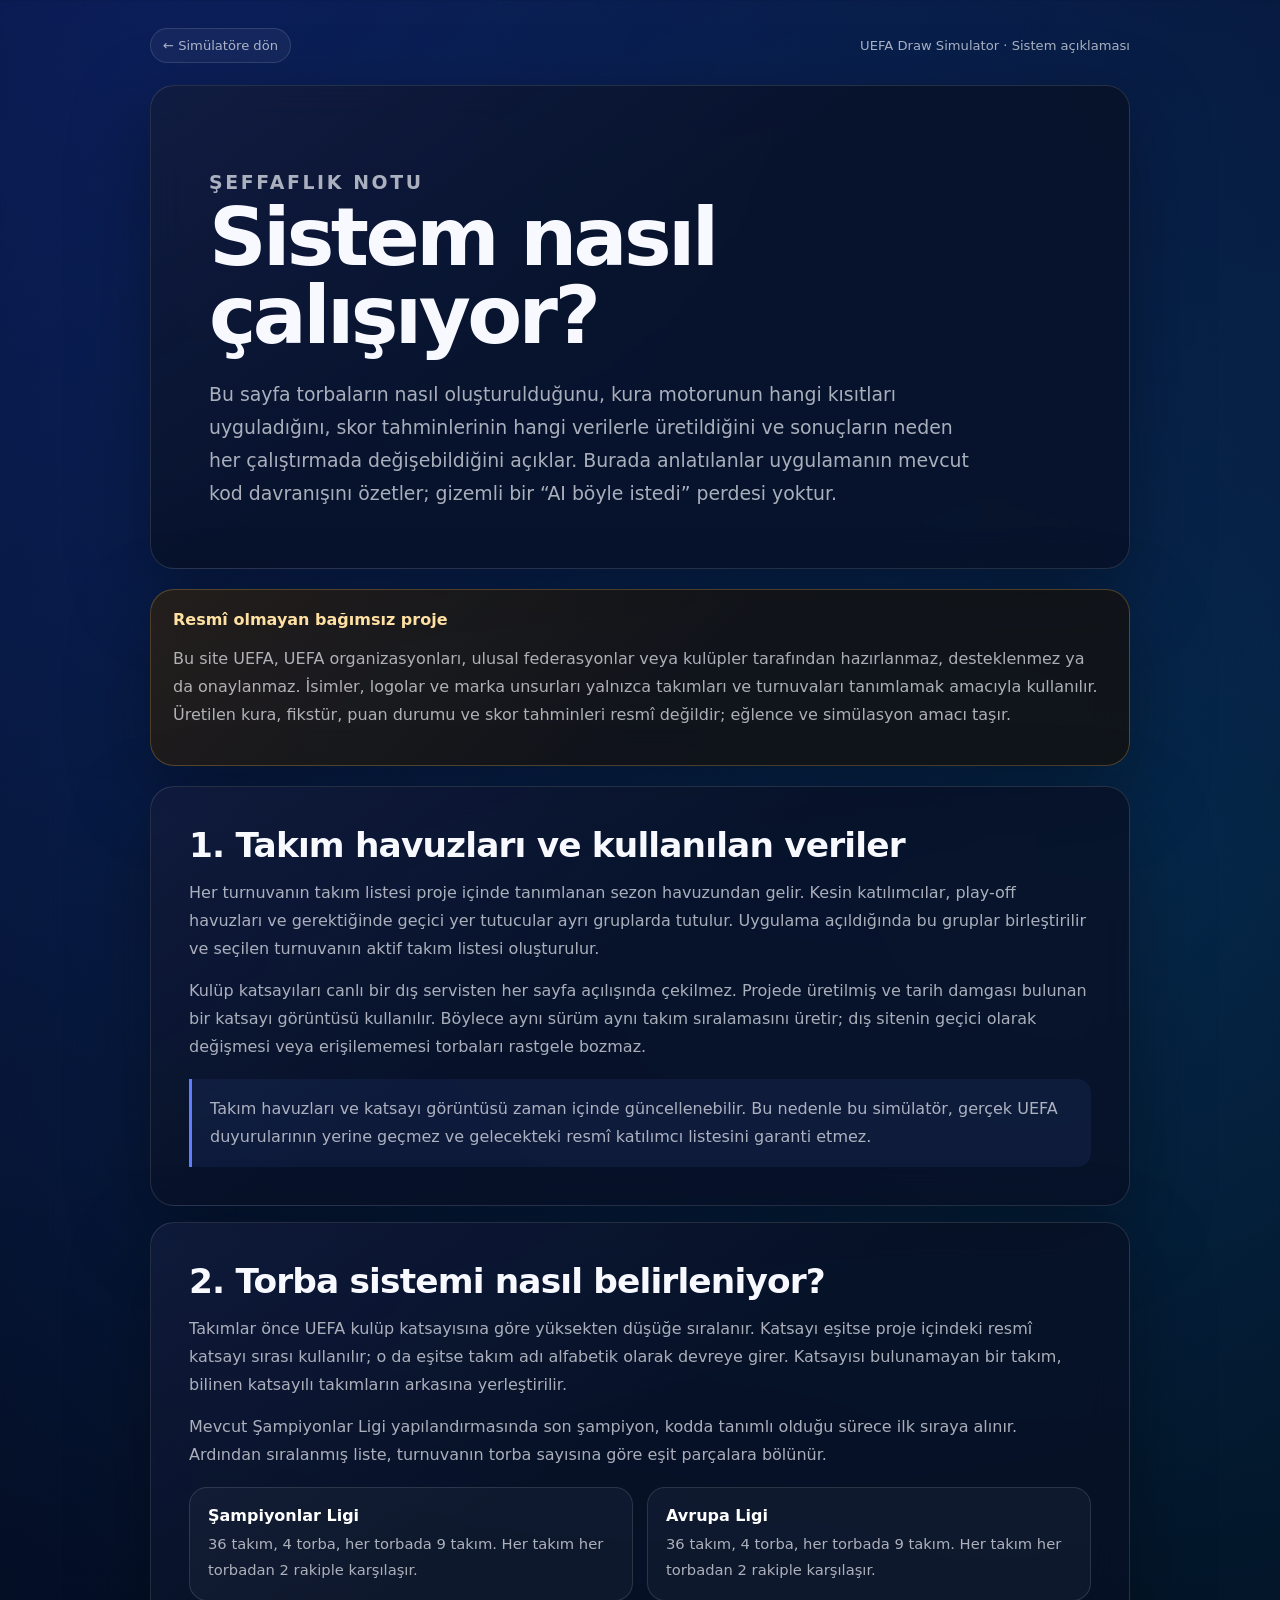
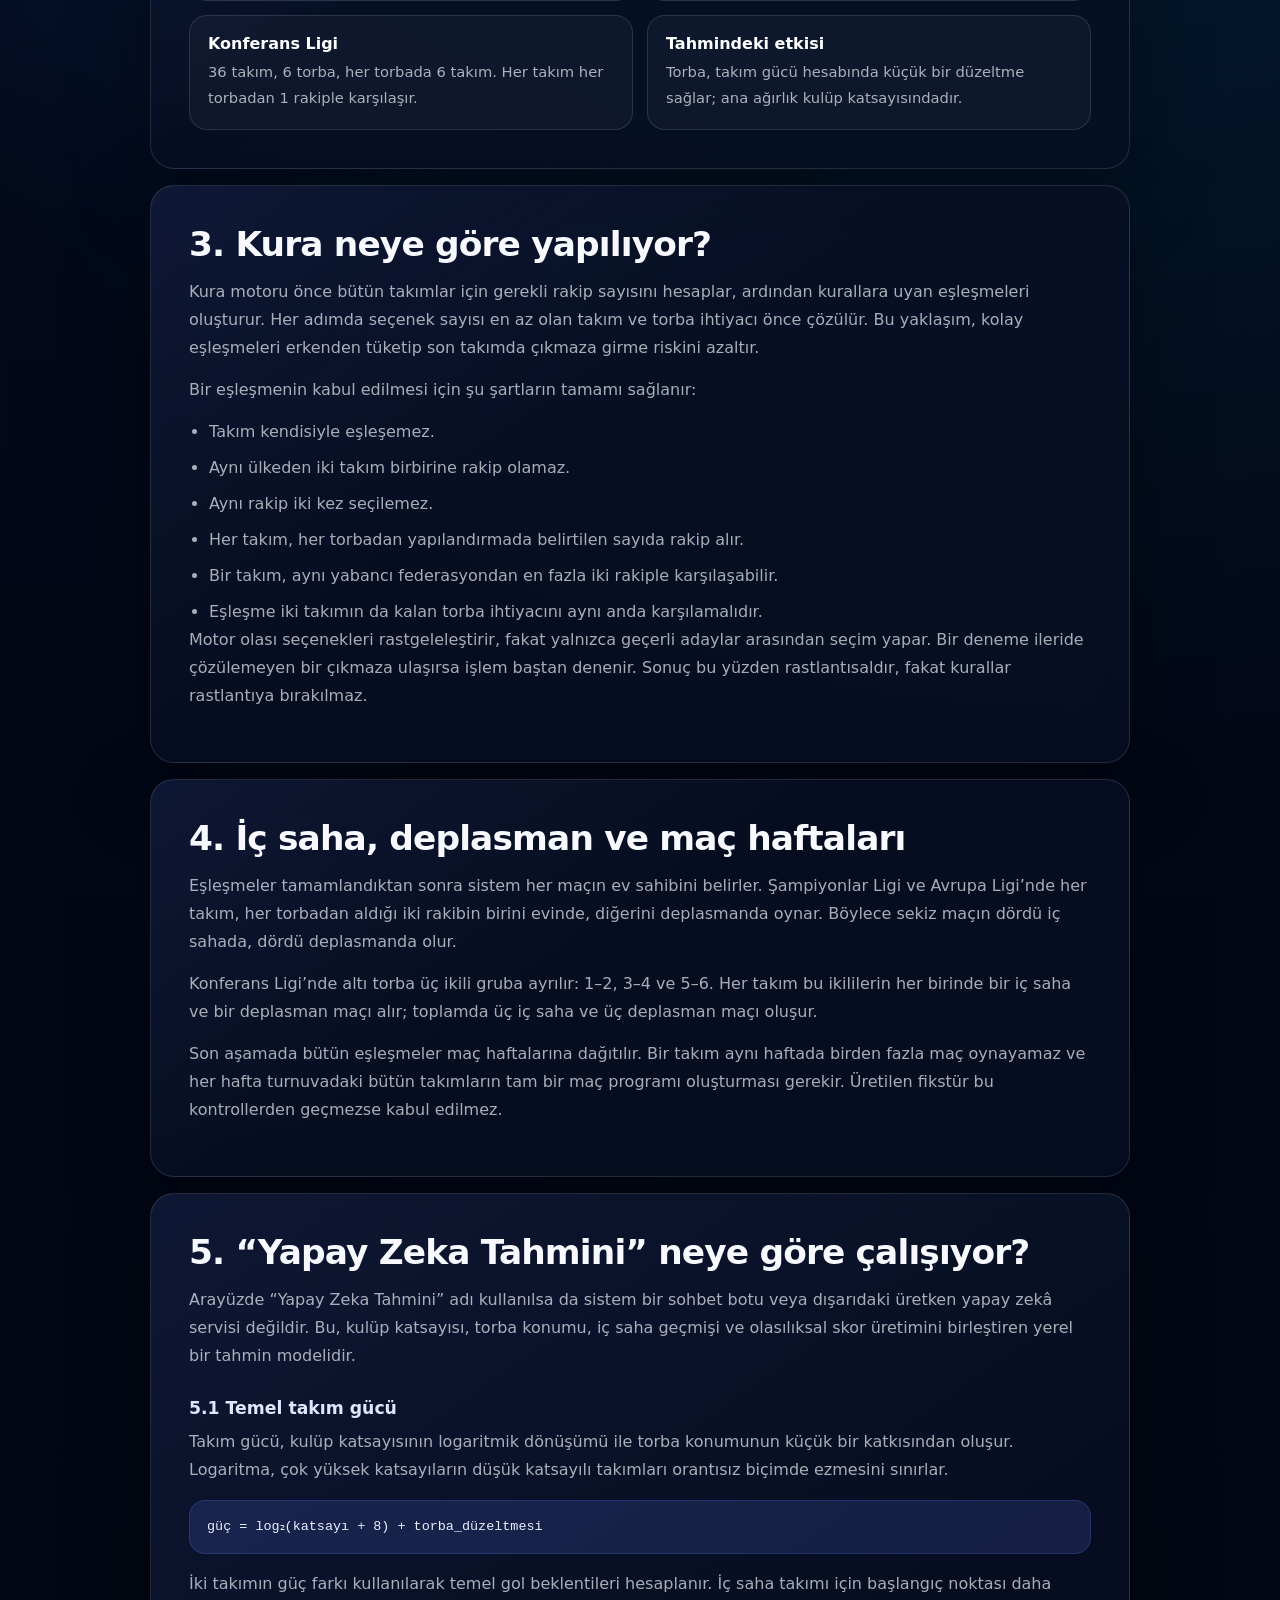
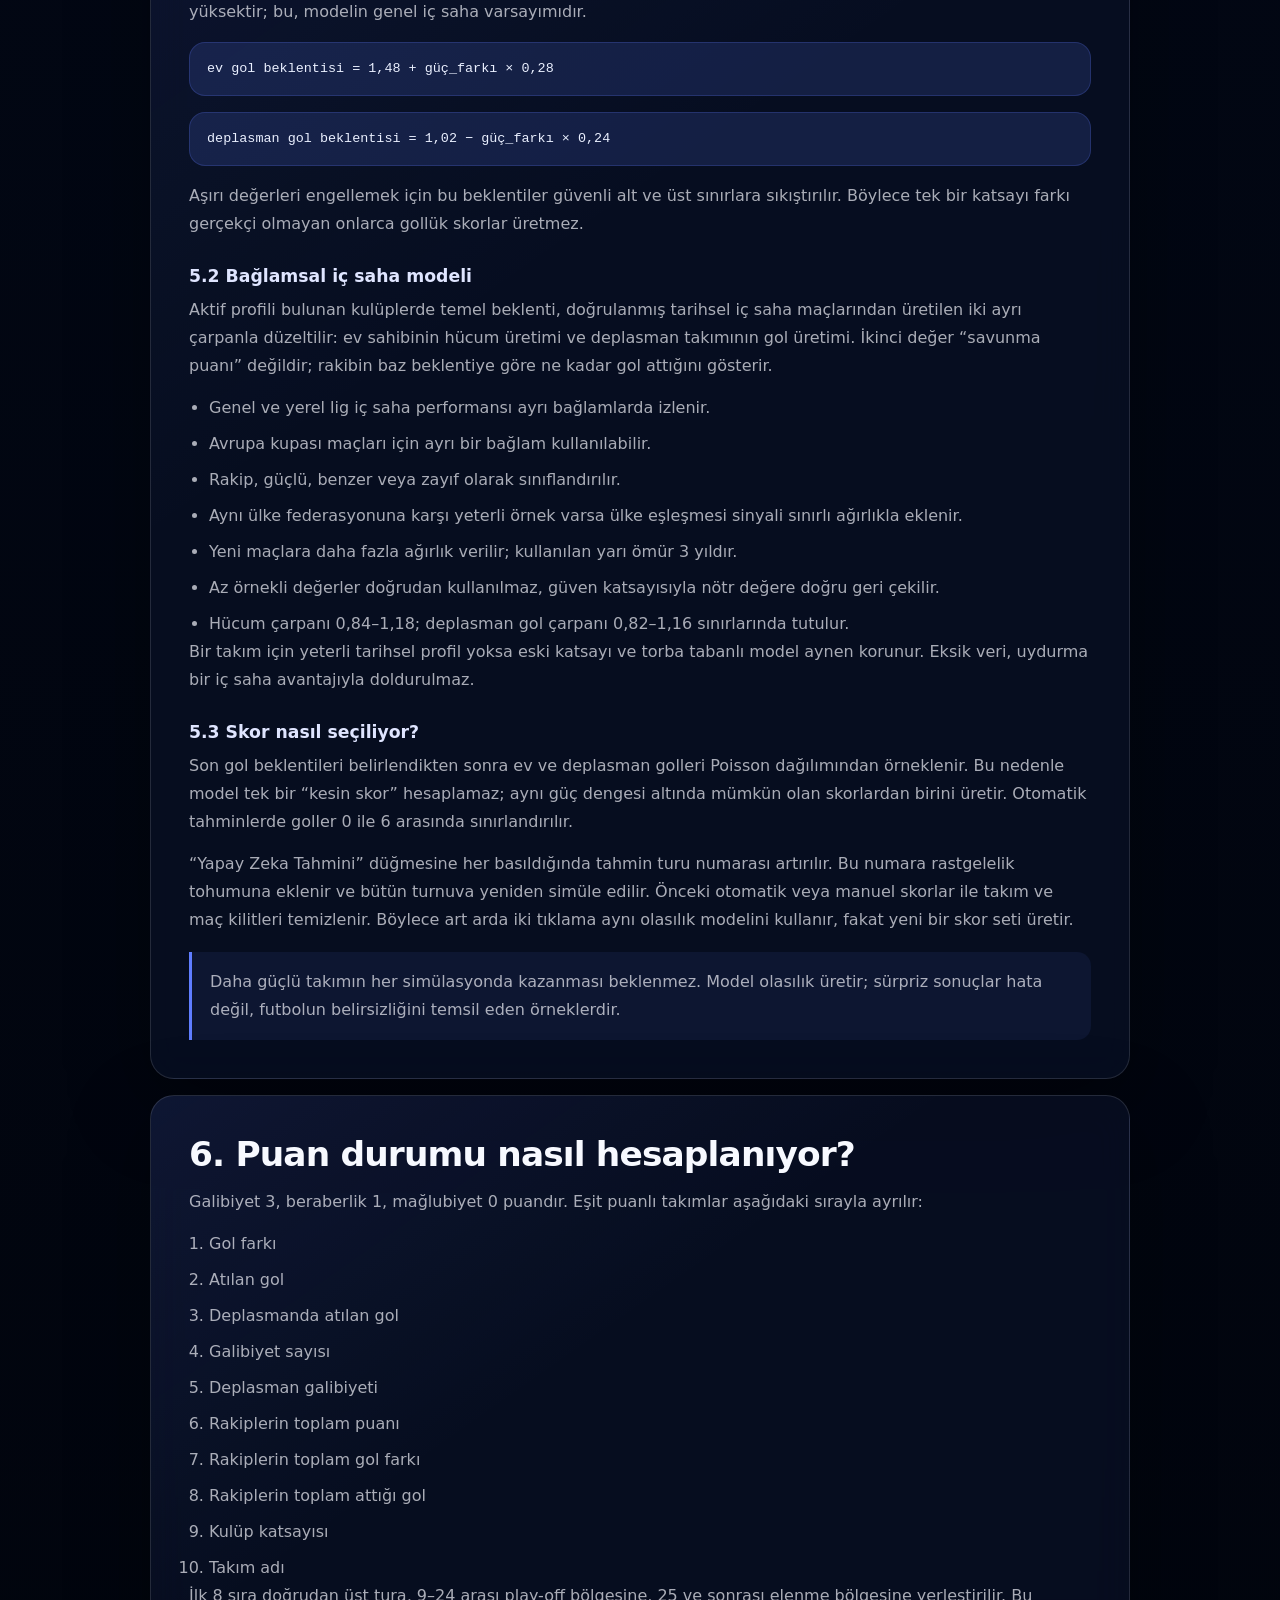
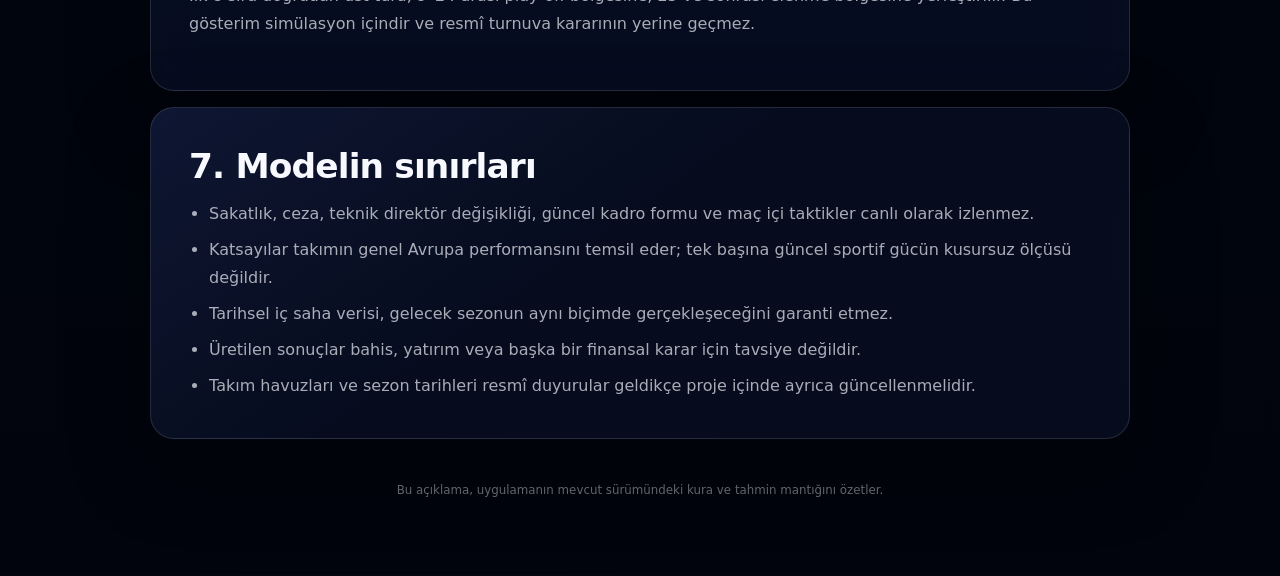
<file: About/index.html>
<!doctype html>
<html lang="tr">
<head>
  <meta charset="utf-8">
  <meta name="viewport" content="width=device-width, initial-scale=1">
  <meta name="theme-color" content="#040b20">
  <meta name="description" content="UEFA Draw Simulator kura, torba ve yapay zeka tahmin sisteminin nasıl çalıştığına dair ayrıntılı açıklama.">
  <title>Sistem Nasıl Çalışıyor? | UEFA Draw Simulator</title>
  <link rel="icon" type="image/png" href="../crests/pools/uefa_logo.png">
  <link rel="stylesheet" href="../about.css">
</head>
<body>
  <main class="about-shell">
    <nav class="about-nav" aria-label="Sayfa navigasyonu">
      <a class="back-link" href="../">← Simülatöre dön</a>
      <span class="about-nav-label">UEFA Draw Simulator · Sistem açıklaması</span>
    </nav>

    <header class="about-hero">
      <p class="about-kicker">Şeffaflık notu</p>
      <h1>Sistem nasıl çalışıyor?</h1>
      <p>
        Bu sayfa torbaların nasıl oluşturulduğunu, kura motorunun hangi kısıtları uyguladığını,
        skor tahminlerinin hangi verilerle üretildiğini ve sonuçların neden her çalıştırmada değişebildiğini açıklar.
        Burada anlatılanlar uygulamanın mevcut kod davranışını özetler; gizemli bir “AI böyle istedi” perdesi yoktur.
      </p>
    </header>

    <aside class="about-disclaimer">
      <strong>Resmî olmayan bağımsız proje</strong>
      <p>
        Bu site UEFA, UEFA organizasyonları, ulusal federasyonlar veya kulüpler tarafından hazırlanmaz,
        desteklenmez ya da onaylanmaz. İsimler, logolar ve marka unsurları yalnızca takımları ve turnuvaları
        tanımlamak amacıyla kullanılır. Üretilen kura, fikstür, puan durumu ve skor tahminleri resmî değildir;
        eğlence ve simülasyon amacı taşır.
      </p>
    </aside>

    <section class="about-section" id="veri">
      <h2>1. Takım havuzları ve kullanılan veriler</h2>
      <p>
        Her turnuvanın takım listesi proje içinde tanımlanan sezon havuzundan gelir. Kesin katılımcılar,
        play-off havuzları ve gerektiğinde geçici yer tutucular ayrı gruplarda tutulur. Uygulama açıldığında bu
        gruplar birleştirilir ve seçilen turnuvanın aktif takım listesi oluşturulur.
      </p>
      <p>
        Kulüp katsayıları canlı bir dış servisten her sayfa açılışında çekilmez. Projede üretilmiş ve tarih damgası
        bulunan bir katsayı görüntüsü kullanılır. Böylece aynı sürüm aynı takım sıralamasını üretir; dış sitenin
        geçici olarak değişmesi veya erişilememesi torbaları rastgele bozmaz.
      </p>
      <div class="about-note">
        <p>
          Takım havuzları ve katsayı görüntüsü zaman içinde güncellenebilir. Bu nedenle bu simülatör, gerçek UEFA
          duyurularının yerine geçmez ve gelecekteki resmî katılımcı listesini garanti etmez.
        </p>
      </div>
    </section>

    <section class="about-section" id="torbalar">
      <h2>2. Torba sistemi nasıl belirleniyor?</h2>
      <p>
        Takımlar önce UEFA kulüp katsayısına göre yüksekten düşüğe sıralanır. Katsayı eşitse proje içindeki resmî
        katsayı sırası kullanılır; o da eşitse takım adı alfabetik olarak devreye girer. Katsayısı bulunamayan bir
        takım, bilinen katsayılı takımların arkasına yerleştirilir.
      </p>
      <p>
        Mevcut Şampiyonlar Ligi yapılandırmasında son şampiyon, kodda tanımlı olduğu sürece ilk sıraya alınır.
        Ardından sıralanmış liste, turnuvanın torba sayısına göre eşit parçalara bölünür.
      </p>

      <div class="about-grid">
        <article class="about-card">
          <strong>Şampiyonlar Ligi</strong>
          <p>36 takım, 4 torba, her torbada 9 takım. Her takım her torbadan 2 rakiple karşılaşır.</p>
        </article>
        <article class="about-card">
          <strong>Avrupa Ligi</strong>
          <p>36 takım, 4 torba, her torbada 9 takım. Her takım her torbadan 2 rakiple karşılaşır.</p>
        </article>
        <article class="about-card">
          <strong>Konferans Ligi</strong>
          <p>36 takım, 6 torba, her torbada 6 takım. Her takım her torbadan 1 rakiple karşılaşır.</p>
        </article>
        <article class="about-card">
          <strong>Tahmindeki etkisi</strong>
          <p>Torba, takım gücü hesabında küçük bir düzeltme sağlar; ana ağırlık kulüp katsayısındadır.</p>
        </article>
      </div>
    </section>

    <section class="about-section" id="kura">
      <h2>3. Kura neye göre yapılıyor?</h2>
      <p>
        Kura motoru önce bütün takımlar için gerekli rakip sayısını hesaplar, ardından kurallara uyan eşleşmeleri
        oluşturur. Her adımda seçenek sayısı en az olan takım ve torba ihtiyacı önce çözülür. Bu yaklaşım, kolay
        eşleşmeleri erkenden tüketip son takımda çıkmaza girme riskini azaltır.
      </p>
      <p>Bir eşleşmenin kabul edilmesi için şu şartların tamamı sağlanır:</p>
      <ul>
        <li>Takım kendisiyle eşleşemez.</li>
        <li>Aynı ülkeden iki takım birbirine rakip olamaz.</li>
        <li>Aynı rakip iki kez seçilemez.</li>
        <li>Her takım, her torbadan yapılandırmada belirtilen sayıda rakip alır.</li>
        <li>Bir takım, aynı yabancı federasyondan en fazla iki rakiple karşılaşabilir.</li>
        <li>Eşleşme iki takımın da kalan torba ihtiyacını aynı anda karşılamalıdır.</li>
      </ul>
      <p>
        Motor olası seçenekleri rastgeleleştirir, fakat yalnızca geçerli adaylar arasından seçim yapar. Bir deneme
        ileride çözülemeyen bir çıkmaza ulaşırsa işlem baştan denenir. Sonuç bu yüzden rastlantısaldır, fakat kurallar
        rastlantıya bırakılmaz.
      </p>
    </section>

    <section class="about-section" id="saha-ve-hafta">
      <h2>4. İç saha, deplasman ve maç haftaları</h2>
      <p>
        Eşleşmeler tamamlandıktan sonra sistem her maçın ev sahibini belirler. Şampiyonlar Ligi ve Avrupa Ligi’nde
        her takım, her torbadan aldığı iki rakibin birini evinde, diğerini deplasmanda oynar. Böylece sekiz maçın
        dördü iç sahada, dördü deplasmanda olur.
      </p>
      <p>
        Konferans Ligi’nde altı torba üç ikili gruba ayrılır: 1–2, 3–4 ve 5–6. Her takım bu ikililerin her birinde
        bir iç saha ve bir deplasman maçı alır; toplamda üç iç saha ve üç deplasman maçı oluşur.
      </p>
      <p>
        Son aşamada bütün eşleşmeler maç haftalarına dağıtılır. Bir takım aynı haftada birden fazla maç oynayamaz
        ve her hafta turnuvadaki bütün takımların tam bir maç programı oluşturması gerekir. Üretilen fikstür bu
        kontrollerden geçmezse kabul edilmez.
      </p>
    </section>

    <section class="about-section" id="tahmin">
      <h2>5. “Yapay Zeka Tahmini” neye göre çalışıyor?</h2>
      <p>
        Arayüzde “Yapay Zeka Tahmini” adı kullanılsa da sistem bir sohbet botu veya dışarıdaki üretken yapay zekâ
        servisi değildir. Bu, kulüp katsayısı, torba konumu, iç saha geçmişi ve olasılıksal skor üretimini birleştiren
        yerel bir tahmin modelidir.
      </p>

      <h3>5.1 Temel takım gücü</h3>
      <p>
        Takım gücü, kulüp katsayısının logaritmik dönüşümü ile torba konumunun küçük bir katkısından oluşur. Logaritma,
        çok yüksek katsayıların düşük katsayılı takımları orantısız biçimde ezmesini sınırlar.
      </p>
      <div class="about-formula">güç = log₂(katsayı + 8) + torba_düzeltmesi</div>
      <p>
        İki takımın güç farkı kullanılarak temel gol beklentileri hesaplanır. İç saha takımı için başlangıç noktası
        daha yüksektir; bu, modelin genel iç saha varsayımıdır.
      </p>
      <div class="about-formula">ev gol beklentisi = 1,48 + güç_farkı × 0,28</div>
      <div class="about-formula">deplasman gol beklentisi = 1,02 − güç_farkı × 0,24</div>
      <p>
        Aşırı değerleri engellemek için bu beklentiler güvenli alt ve üst sınırlara sıkıştırılır. Böylece tek bir
        katsayı farkı gerçekçi olmayan onlarca gollük skorlar üretmez.
      </p>

      <h3>5.2 Bağlamsal iç saha modeli</h3>
      <p>
        Aktif profili bulunan kulüplerde temel beklenti, doğrulanmış tarihsel iç saha maçlarından üretilen iki ayrı
        çarpanla düzeltilir: ev sahibinin hücum üretimi ve deplasman takımının gol üretimi. İkinci değer “savunma
        puanı” değildir; rakibin baz beklentiye göre ne kadar gol attığını gösterir.
      </p>
      <ul>
        <li>Genel ve yerel lig iç saha performansı ayrı bağlamlarda izlenir.</li>
        <li>Avrupa kupası maçları için ayrı bir bağlam kullanılabilir.</li>
        <li>Rakip, güçlü, benzer veya zayıf olarak sınıflandırılır.</li>
        <li>Aynı ülke federasyonuna karşı yeterli örnek varsa ülke eşleşmesi sinyali sınırlı ağırlıkla eklenir.</li>
        <li>Yeni maçlara daha fazla ağırlık verilir; kullanılan yarı ömür 3 yıldır.</li>
        <li>Az örnekli değerler doğrudan kullanılmaz, güven katsayısıyla nötr değere doğru geri çekilir.</li>
        <li>Hücum çarpanı 0,84–1,18; deplasman gol çarpanı 0,82–1,16 sınırlarında tutulur.</li>
      </ul>
      <p>
        Bir takım için yeterli tarihsel profil yoksa eski katsayı ve torba tabanlı model aynen korunur. Eksik veri,
        uydurma bir iç saha avantajıyla doldurulmaz.
      </p>

      <h3>5.3 Skor nasıl seçiliyor?</h3>
      <p>
        Son gol beklentileri belirlendikten sonra ev ve deplasman golleri Poisson dağılımından örneklenir. Bu nedenle
        model tek bir “kesin skor” hesaplamaz; aynı güç dengesi altında mümkün olan skorlardan birini üretir. Otomatik
        tahminlerde goller 0 ile 6 arasında sınırlandırılır.
      </p>
      <p>
        “Yapay Zeka Tahmini” düğmesine her basıldığında tahmin turu numarası artırılır. Bu numara rastgelelik tohumuna
        eklenir ve bütün turnuva yeniden simüle edilir. Önceki otomatik veya manuel skorlar ile takım ve maç kilitleri
        temizlenir. Böylece art arda iki tıklama aynı olasılık modelini kullanır, fakat yeni bir skor seti üretir.
      </p>
      <div class="about-note">
        <p>
          Daha güçlü takımın her simülasyonda kazanması beklenmez. Model olasılık üretir; sürpriz sonuçlar hata değil,
          futbolun belirsizliğini temsil eden örneklerdir.
        </p>
      </div>
    </section>

    <section class="about-section" id="puan-durumu">
      <h2>6. Puan durumu nasıl hesaplanıyor?</h2>
      <p>
        Galibiyet 3, beraberlik 1, mağlubiyet 0 puandır. Eşit puanlı takımlar aşağıdaki sırayla ayrılır:
      </p>
      <ol>
        <li>Gol farkı</li>
        <li>Atılan gol</li>
        <li>Deplasmanda atılan gol</li>
        <li>Galibiyet sayısı</li>
        <li>Deplasman galibiyeti</li>
        <li>Rakiplerin toplam puanı</li>
        <li>Rakiplerin toplam gol farkı</li>
        <li>Rakiplerin toplam attığı gol</li>
        <li>Kulüp katsayısı</li>
        <li>Takım adı</li>
      </ol>
      <p>
        İlk 8 sıra doğrudan üst tura, 9–24 arası play-off bölgesine, 25 ve sonrası elenme bölgesine yerleştirilir.
        Bu gösterim simülasyon içindir ve resmî turnuva kararının yerine geçmez.
      </p>
    </section>

    <section class="about-section" id="sinirlar">
      <h2>7. Modelin sınırları</h2>
      <ul>
        <li>Sakatlık, ceza, teknik direktör değişikliği, güncel kadro formu ve maç içi taktikler canlı olarak izlenmez.</li>
        <li>Katsayılar takımın genel Avrupa performansını temsil eder; tek başına güncel sportif gücün kusursuz ölçüsü değildir.</li>
        <li>Tarihsel iç saha verisi, gelecek sezonun aynı biçimde gerçekleşeceğini garanti etmez.</li>
        <li>Üretilen sonuçlar bahis, yatırım veya başka bir finansal karar için tavsiye değildir.</li>
        <li>Takım havuzları ve sezon tarihleri resmî duyurular geldikçe proje içinde ayrıca güncellenmelidir.</li>
      </ul>
    </section>

    <footer class="about-footer">
      <p>Bu açıklama, uygulamanın mevcut sürümündeki kura ve tahmin mantığını özetler.</p>
    </footer>
  </main>
</body>
</html>
</file>
<file: about.css>
:root {
  color-scheme: dark;
  --about-bg: #020714;
  --about-surface: rgba(8, 16, 36, 0.78);
  --about-border: rgba(255, 255, 255, 0.12);
  --about-text: #f7f9ff;
  --about-muted: rgba(247, 249, 255, 0.68);
  --about-accent: #5f7dff;
  --about-accent-soft: rgba(95, 125, 255, 0.16);
}

* { box-sizing: border-box; }
html { min-height: 100%; background: var(--about-bg); scroll-behavior: smooth; }
body {
  min-height: 100vh;
  margin: 0;
  color: var(--about-text);
  font-family: Inter, system-ui, -apple-system, BlinkMacSystemFont, "Segoe UI", sans-serif;
  background:
    radial-gradient(circle at 12% 0%, rgba(33, 79, 255, 0.24), transparent 34%),
    radial-gradient(circle at 88% 16%, rgba(0, 196, 255, 0.14), transparent 32%),
    linear-gradient(180deg, #040b20 0%, #020714 54%, #01040c 100%);
}

a { color: inherit; }

.about-shell {
  width: min(980px, calc(100% - 32px));
  margin: 0 auto;
  padding: 28px 0 64px;
}

.about-nav {
  display: flex;
  align-items: center;
  justify-content: space-between;
  gap: 18px;
  margin-bottom: 22px;
}

.back-link,
.about-nav-label {
  color: var(--about-muted);
  font-size: 0.82rem;
  text-decoration: none;
}

.back-link {
  display: inline-flex;
  align-items: center;
  gap: 8px;
  padding: 9px 12px;
  border: 1px solid var(--about-border);
  border-radius: 999px;
  background: rgba(255, 255, 255, 0.045);
  transition: color 160ms ease, border-color 160ms ease, background 160ms ease;
}

.back-link:hover,
.back-link:focus-visible {
  color: #fff;
  border-color: rgba(95, 125, 255, 0.7);
  background: rgba(95, 125, 255, 0.12);
}

.about-hero,
.about-section,
.about-disclaimer {
  border: 1px solid var(--about-border);
  border-radius: 24px;
  background:
    linear-gradient(145deg, rgba(95, 125, 255, 0.09), transparent 44%),
    var(--about-surface);
  box-shadow: 0 26px 80px rgba(0, 0, 0, 0.34);
  backdrop-filter: blur(18px);
  -webkit-backdrop-filter: blur(18px);
}

.about-hero {
  padding: clamp(28px, 6vw, 58px);
  margin-bottom: 20px;
}

.about-kicker {
  margin: 0 0 12px;
  color: #aab8ff;
  font-size: 0.76rem;
  font-weight: 800;
  letter-spacing: 0.14em;
  text-transform: uppercase;
}

.about-hero h1 {
  max-width: 780px;
  margin: 0;
  font-size: clamp(2.3rem, 7vw, 5rem);
  line-height: 0.98;
  letter-spacing: -0.045em;
}

.about-hero p {
  max-width: 760px;
  margin: 22px 0 0;
  color: var(--about-muted);
  font-size: clamp(1rem, 2.5vw, 1.18rem);
  line-height: 1.75;
}

.about-disclaimer {
  padding: 20px 22px;
  margin-bottom: 20px;
  border-color: rgba(255, 196, 92, 0.25);
  background:
    linear-gradient(135deg, rgba(255, 184, 71, 0.08), transparent 55%),
    rgba(20, 17, 12, 0.76);
}

.about-disclaimer strong {
  display: block;
  margin-bottom: 7px;
  color: #ffe0a3;
}

.about-disclaimer p,
.about-section p,
.about-section li {
  color: var(--about-muted);
  line-height: 1.75;
}

.about-section {
  padding: clamp(24px, 4vw, 38px);
  margin-bottom: 16px;
}

.about-section h2 {
  margin: 0 0 14px;
  font-size: clamp(1.45rem, 4vw, 2.15rem);
  letter-spacing: -0.025em;
}

.about-section h3 {
  margin: 28px 0 10px;
  color: #dfe5ff;
  font-size: 1.08rem;
}

.about-section p {
  margin: 0 0 14px;
}

.about-section ul,
.about-section ol {
  margin: 12px 0 0;
  padding-left: 1.25rem;
}

.about-section li + li {
  margin-top: 8px;
}

.about-grid {
  display: grid;
  grid-template-columns: repeat(2, minmax(0, 1fr));
  gap: 14px;
  margin-top: 18px;
}

.about-card {
  padding: 18px;
  border: 1px solid var(--about-border);
  border-radius: 18px;
  background: rgba(255, 255, 255, 0.035);
}

.about-card strong {
  display: block;
  margin-bottom: 6px;
  color: #fff;
}

.about-card p {
  margin: 0;
  font-size: 0.92rem;
}

.about-formula {
  overflow-x: auto;
  margin: 16px 0;
  padding: 15px 17px;
  border: 1px solid rgba(95, 125, 255, 0.22);
  border-radius: 16px;
  background: var(--about-accent-soft);
  color: #eaf0ff;
  font-family: ui-monospace, SFMono-Regular, Menlo, Consolas, monospace;
  font-size: 0.84rem;
  line-height: 1.65;
  white-space: nowrap;
}

.about-note {
  margin-top: 18px;
  padding: 16px 18px;
  border-left: 3px solid var(--about-accent);
  border-radius: 0 14px 14px 0;
  background: rgba(95, 125, 255, 0.08);
}

.about-note p { margin: 0; }

.about-footer {
  padding-top: 14px;
  color: rgba(247, 249, 255, 0.44);
  font-size: 0.74rem;
  line-height: 1.6;
  text-align: center;
}

code {
  color: #dce4ff;
  font-family: ui-monospace, SFMono-Regular, Menlo, Consolas, monospace;
}

@media (max-width: 720px) {
  .about-shell { width: min(100% - 20px, 980px); padding-top: 16px; }
  .about-grid { grid-template-columns: 1fr; }
  .about-nav-label { display: none; }
  .about-hero,
  .about-section,
  .about-disclaimer { border-radius: 19px; }
}
</file>
